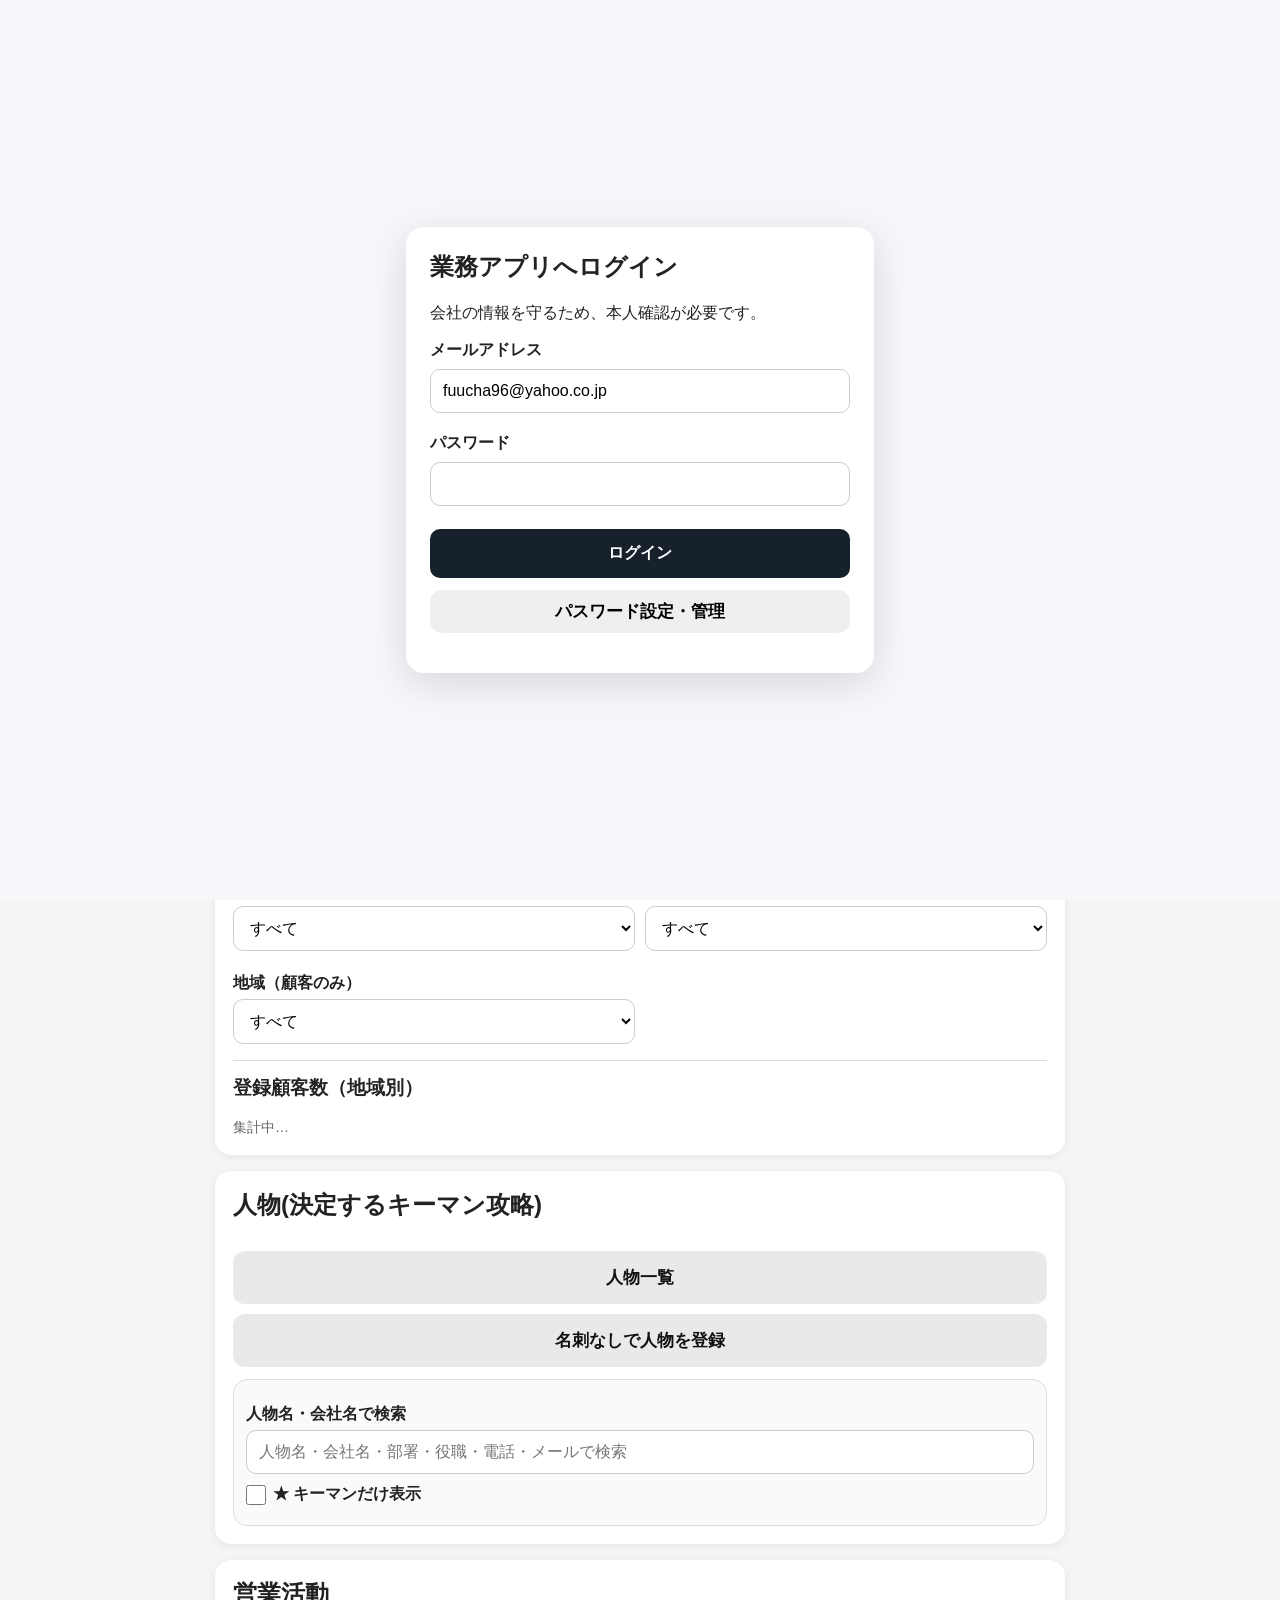
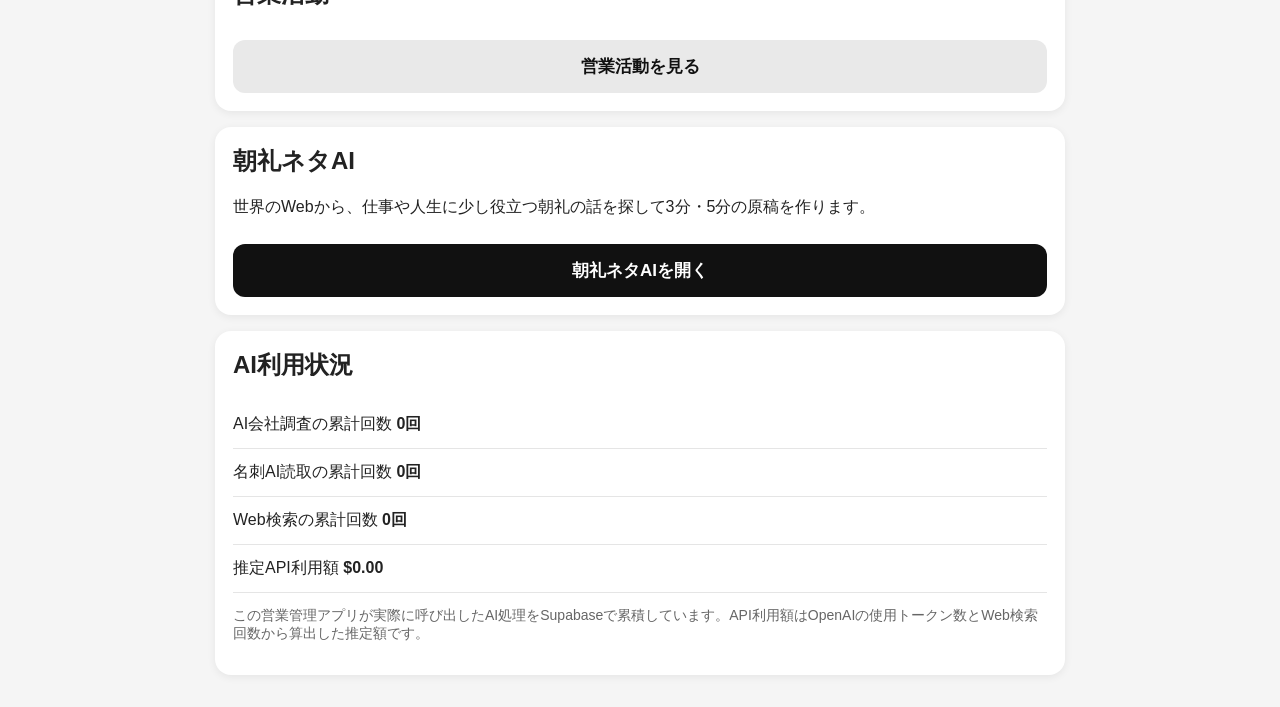
<file: index.html>
<!DOCTYPE html>
<html lang="ja"><head><script src="security-auth.js?v=20261009-account2" data-project="emauqxftmauvsffdjvyh"></script><meta charset="UTF-8"><meta name="viewport" content="width=device-width,initial-scale=1"><title>営業管理</title><style>
body{font-family:-apple-system,BlinkMacSystemFont,"Segoe UI",sans-serif;margin:0;background:#f5f5f5;color:#222}header{background:#fff;padding:18px 20px;font-size:24px;font-weight:700;border-bottom:1px solid #ddd;position:sticky;top:0;z-index:5}main{padding:16px;max-width:850px;margin:auto}.card{background:#fff;border-radius:16px;padding:18px;margin-bottom:16px;box-shadow:0 2px 8px #0001}h2,h3,h4{margin-top:0}label{display:block;margin-top:12px;margin-bottom:5px;font-weight:700}input,textarea,select{width:100%;box-sizing:border-box;padding:12px;border:1px solid #ccc;border-radius:10px;font-size:16px;background:#fff}button{width:100%;padding:15px;margin-top:10px;border:0;border-radius:12px;font-size:17px;font-weight:700;cursor:pointer}.primary{background:#111;color:#fff}.secondary{background:#e9e9e9;color:#111}.row{padding:13px 0;border-bottom:1px solid #e5e5e5}.clickable{cursor:pointer;text-decoration:underline;text-underline-offset:3px}.muted{color:#666;font-size:14px}.company-summary{font-size:14px;color:#444;margin:4px 0 2px;line-height:1.45}.hidden{display:none}.section-gap{margin-top:18px;padding-top:16px;border-top:1px solid #ddd}.badge{display:inline-block;font-size:13px;font-weight:800;padding:5px 9px;border-radius:999px;margin:5px 6px 4px 0}.顧客{background:#ff4fa3;color:#fff}.材料メーカー{background:#a9ef61}.外注先{background:#66d9ff}.設備会社{background:#ffe45e}.その他{background:#ddd}.status{display:inline-block;font-size:12px;padding:4px 8px;border-radius:999px;background:#eee}.batch-card,.article{border:1px solid #ddd;border-radius:14px;padding:14px;margin-top:14px;background:#fafafa}.filters{display:grid;grid-template-columns:1fr 1fr;gap:10px}@media(max-width:560px){.filters{grid-template-columns:1fr}}.article a,.youtube-link{font-weight:700}.article .meta{font-size:13px;color:#666}.choice-group{display:flex;flex-wrap:wrap;gap:6px 16px;margin:5px 0 10px}.choice{display:inline-flex;align-items:center;gap:5px;margin:0;padding:2px 0;font-size:15px;font-weight:400}.choice input{width:16px;height:16px;margin:0}.tendency-box{border:1px solid #e6e6e6;border-radius:14px;padding:14px;margin-top:16px;background:#fffdfd}.topic-box{margin-top:14px;padding:15px;border-radius:14px;background:#fff7e8;border:1px solid #f4d9a8}.topic-box h3{margin-bottom:10px}.topic-section{margin-top:12px;padding-top:10px;border-top:1px solid #f0d7ac}.topic-section:first-of-type{margin-top:0;padding-top:0;border-top:0}.topic-section h4{font-size:16px;margin:0 0 8px}.topic-item{background:#fff;border:1px solid #ead9bd;border-radius:12px;padding:11px 12px;margin:8px 0}.topic-title{font-size:13px;font-weight:800;color:#7a5a21;margin-bottom:4px}.topic-talk{font-size:15px;line-height:1.65}.topic-why{font-size:13px;color:#666;margin-top:5px;line-height:1.5}.glossary{margin-top:16px;padding:15px;border-radius:14px;background:#f4f8ff;border:1px solid #dbe8ff}.glossary h3{margin-bottom:5px}.glossary-intro{font-size:14px;color:#555;margin:0 0 10px}.term{padding:12px 0;border-bottom:1px solid #dbe3ef}.term:last-child{border-bottom:0}.term b{display:block;margin-bottom:3px}.term span{font-size:14px;line-height:1.55;color:#333}.term-image{width:100%;max-width:420px;max-height:280px;object-fit:contain;background:#fff;border:1px solid #dbe3ef;border-radius:12px;margin-top:10px}.image-caption{font-size:12px;color:#666;margin-top:4px}.image-source{font-size:12px;margin-top:3px;display:inline-block}.drawing-box{margin-top:16px;padding:14px;border:1px solid #d9d9d9;border-radius:12px;background:#fafafa}.drawing-box h4{margin:0 0 8px}.drawing-item{padding:10px 0;border-bottom:1px solid #e5e5e5}.drawing-item:last-child{border-bottom:0}.drawing-name{font-weight:700;margin-bottom:6px}.drawing-actions{display:flex;gap:8px;align-items:center}.drawing-actions a{display:inline-block;padding:8px 10px;border-radius:9px;background:#e9e9e9;color:#111;text-decoration:none;font-weight:700}.drawing-actions button{width:auto;margin:0;padding:8px 10px;font-size:14px;background:#ffe7e7;color:#8b0000}.drawing-upload-note{font-size:13px;color:#666;line-height:1.5;margin:4px 0 10px}.contact-person-card{padding:14px 0}.contact-person-card textarea{min-height:88px}.contact-person-card button{margin-top:7px}.company-person-head{display:flex;align-items:center;justify-content:space-between;gap:10px}.company-keyman-button{width:46px;min-width:46px;height:46px;margin:0;padding:0;border-radius:50%;font-size:27px;line-height:46px;background:#eee;color:#aaa}.company-keyman-button.active{background:#fff0ad;color:#d89b00}.region-counts{margin-top:16px;padding-top:14px;border-top:1px solid #ddd}.region-count-grid{display:grid;grid-template-columns:repeat(2,minmax(0,1fr));gap:8px 12px;margin-top:10px}.region-count-item{background:#f7f7f7;border-radius:10px;padding:9px 10px;font-size:14px}.region-count-item strong{float:right}
</style></head><body><header>業務日報を読んで訪ねる</header><main>
<div class="card"><h2>名刺一括登録</h2><p>複数枚を1枚の写真で読み取り、名刺ごとに区分を選んでまとめて登録できます。</p><input type="file" id="cardCamera" accept="image/*" capture="environment" class="hidden"><button class="primary" id="cameraButton">名刺を撮影</button><img id="cardPreview" class="hidden" style="width:100%;margin-top:15px;border-radius:12px"><button class="primary" id="readCardButton">名刺を読み取る</button><div class="section-gap"><h3>スキャナーから一括読込</h3><p class="muted">大量の名刺はスキャナーでPDF・JPG・PNGにしてまとめて読み込めます。</p><button class="secondary" type="button" id="openScannerImportButton">スキャナー名刺を一括読込</button></div><div id="cardResult" class="hidden section-gap"><h3 id="cardResultTitle">読み取り結果</h3><button class="primary" id="saveAllCardsButtonTop">まとめて登録する</button><div id="batchCardList"></div><button class="primary" id="saveAllCardsButton">まとめて登録する</button><div class="section-gap"><p class="muted" style="margin-bottom:6px">続けて次の名刺を処理</p><button class="primary" id="cameraButtonAgain">名刺を撮影</button><button class="primary" id="readCardButtonAgain">名刺を読み取る</button></div></div></div>
<div class="card"><h2>会社・取引先</h2><button class="secondary" id="companyListButton">会社一覧</button><label for="companySearch">会社を検索</label><input id="companySearch" type="search" placeholder="会社名・住所・電話番号で検索" autocomplete="off"><div class="filters"><div><label>取引先区分（顧客、材料、外注、設備、その他）</label><select id="relationshipFilter"><option>すべて</option><option>顧客</option><option>材料メーカー</option><option>外注先</option><option>設備会社</option><option>その他</option></select></div><div><label>営業状況（顧客のみ）</label><select id="salesStatusFilter"><option>すべて</option><option>未訪問</option><option>訪問済み</option><option>継続フォロー</option><option>見積あり</option><option>受注</option></select></div><div><label>地域（顧客のみ）</label><select id="regionFilter"><option>すべて</option><option>北部九州</option><option>南部九州</option><option>佐賀県</option><option>長崎県</option><option>熊本県</option><option>大分県</option><option>宮崎県</option><option>鹿児島県</option><option>山口県</option><option>その他</option></select></div></div><div id="regionCustomerCounts" class="region-counts"><h3>登録顧客数（地域別）</h3><div class="muted">集計中…</div></div><div id="companyList" class="hidden section-gap"></div><div id="companyProfile" class="hidden section-gap"></div></div>
<div class="card"><h2>人物(決定するキーマン攻略)</h2><button class="secondary" id="contactListButton">人物一覧</button><div id="contactList" class="hidden section-gap"></div></div><div class="card"><h2>営業活動</h2><button class="secondary" id="activityListButton">営業活動を見る</button><div id="activityList" class="hidden section-gap"></div></div>
<div class="card"><h2>朝礼ネタAI</h2><p>世界のWebから、仕事や人生に少し役立つ朝礼の話を探して3分・5分の原稿を作ります。</p><button class="primary" type="button" onclick="location.href='./morning-talk.html'">朝礼ネタAIを開く</button></div>
<div class="card" id="aiUsageCard"><h2>AI利用状況</h2><div class="row">AI会社調査の累計回数 <strong id="aiResearchCount">0回</strong></div><div class="row">名刺AI読取の累計回数 <strong id="aiCardCount">0回</strong></div><div class="row">Web検索の累計回数 <strong id="aiWebCount">0回</strong></div><div class="row">推定API利用額 <strong id="aiEstimatedCost">$0.00</strong></div><p class="muted">この営業管理アプリが実際に呼び出したAI処理をSupabaseで累積しています。API利用額はOpenAIの使用トークン数とWeb検索回数から算出した推定額です。</p></div></main><script>
const $=id=>document.getElementById(id),U='https://emauqxftmauvsffdjvyh.supabase.co',K='sb_publishable_9rgwKLiJU9dGVkqttq0-fQ_hrhNqnfa',A='eyJhbGciOiJIUzI1NiIsInR5cCI6IkpXVCJ9.eyJpc3MiOiJzdXBhYmFzZSIsInJlZiI6ImVtYXVxeGZ0bWF1dnNmZmRqdnloIiwicm9sZSI6ImFub24iLCJpYXQiOjE3ODY4Njg0NzksImV4cCI6MjEwMjQ0NDQ3OX0.iN2xz71VCeP7o6nz89v0wJMrUYkGyPKATtWaCl-MIO4',H={apikey:K,Authorization:`Bearer ${A}`},T=['顧客','材料メーカー','外注先','設備会社','その他'];
const esc=s=>String(s??'').replaceAll('&','&amp;').replaceAll('<','&lt;').replaceAll('>','&gt;').replaceAll('"','&quot;').replaceAll("'",'&#039;');
const norm=s=>(s||'').normalize('NFKC').replace(/\s+/g,'').toLowerCase();
const companyNorm=s=>norm(s).replace(/株式会社|有限会社|合同会社|合資会社|合名会社|\(株\)|（株）|\(有\)|（有）/g,'');
const urlLink=(url,label='リンクを開く')=>{const v=String(url||'').trim();return /^https?:\/\//i.test(v)?`<a href="${esc(v)}" target="_blank" rel="noopener noreferrer">${esc(label)}</a>`:''};
const opts=s=>T.map(x=>`<option ${x===s?'selected':''}>${x}</option>`).join('');
let companyListScrollY=0,detailOpen=false;
const LIST_CTX_KEY='salesCrmCompanyListContext';
function saveListContext(){const ctx={relationship:$('relationshipFilter')?.value||'すべて',salesStatus:$('salesStatusFilter')?.value||'すべて',region:$('regionFilter')?.value||'すべて',query:$('companySearch')?.value||'',scrollY:window.scrollY};sessionStorage.setItem(LIST_CTX_KEY,JSON.stringify(ctx));return ctx}
function readListContext(){try{return JSON.parse(sessionStorage.getItem(LIST_CTX_KEY)||'null')}catch{return null}}
function restoreListContext(ctx){if(!ctx)return;$('relationshipFilter').value=ctx.relationship||'すべて';$('salesStatusFilter').value=ctx.salesStatus||'すべて';$('regionFilter').value=ctx.region||'すべて';if($('companySearch'))$('companySearch').value=ctx.query||''}
if(!history.state)history.replaceState({view:'home'},'',location.pathname+location.search);
function editDistance(a,b){a=companyNorm(a);b=companyNorm(b);const m=a.length,n=b.length,d=Array.from({length:m+1},(_,i)=>Array(n+1).fill(0));for(let i=0;i<=m;i++)d[i][0]=i;for(let j=0;j<=n;j++)d[0][j]=j;for(let i=1;i<=m;i++)for(let j=1;j<=n;j++)d[i][j]=Math.min(d[i-1][j]+1,d[i][j-1]+1,d[i-1][j-1]+(a[i-1]===b[j-1]?0:1));return d[m][n]}
function similarity(a,b){const x=companyNorm(a),y=companyNorm(b),max=Math.max(x.length,y.length);return max?1-editDistance(x,y)/max:1}
function bestSimilarCompany(name,companies){let best=null,score=0;for(const c of companies){const s=similarity(name,c.company_name);if(s>score){score=s;best=c}}return score>=0.72?{company:best,score}:null}
const NORTH_FUKUOKA=['北九州市','中間市','水巻町','遠賀町','岡垣町','芦屋町','直方市','宮若市','鞍手町','小竹町','飯塚市','嘉麻市','桂川町','田川市','香春町','添田町','糸田町','川崎町','大任町','赤村','福智町','行橋市','豊前市','苅田町','みやこ町','築上町','吉富町','上毛町','宗像市','福津市','古賀市','新宮町'];
const PREF_HINTS={
'佐賀県':['佐賀県','佐賀市','唐津市','鳥栖市','多久市','伊万里市','武雄市','鹿島市','小城市','嬉野市','神埼市','吉野ヶ里町','基山町','上峰町','みやき町','有田町','大町町','江北町','白石町','太良町'],
'長崎県':['長崎県','長崎市','佐世保市','島原市','諫早市','大村市','平戸市','松浦市','対馬市','壱岐市','五島市','西海市','雲仙市','南島原市','長与町','時津町','東彼杵町','川棚町','波佐見町','小値賀町','佐々町','新上五島町'],
'熊本県':['熊本県','熊本市','八代市','人吉市','荒尾市','水俣市','玉名市','山鹿市','菊池市','宇土市','上天草市','宇城市','阿蘇市','天草市','合志市','美里町','玉東町','南関町','長洲町','和水町','大津町','菊陽町','南小国町','小国町','産山村','高森町','西原村','南阿蘇村','御船町','嘉島町','益城町','甲佐町','山都町','氷川町','芦北町','津奈木町','錦町','多良木町','湯前町','水上村','相良村','五木村','山江村','球磨村','あさぎり町','苓北町'],
'大分県':['大分県','大分市','別府市','中津市','日田市','佐伯市','臼杵市','津久見市','竹田市','豊後高田市','杵築市','宇佐市','豊後大野市','由布市','国東市','姫島村','日出町','九重町','玖珠町'],
'宮崎県':['宮崎県','宮崎市','都城市','延岡市','日南市','小林市','日向市','串間市','西都市','えびの市','三股町','高原町','国富町','綾町','高鍋町','新富町','西米良村','木城町','川南町','都農町','門川町','諸塚村','椎葉村','美郷町','高千穂町','日之影町','五ヶ瀬町'],
'鹿児島県':['鹿児島県','鹿児島市','鹿屋市','枕崎市','阿久根市','出水市','指宿市','西之表市','垂水市','薩摩川内市','日置市','曽於市','霧島市','いちき串木野市','南さつま市','志布志市','奄美市','南九州市','伊佐市','姶良市','三島村','十島村','さつま町','長島町','湧水町','大崎町','東串良町','錦江町','南大隅町','肝付町','中種子町','南種子町','屋久島町','大和村','宇検村','瀬戸内町','龍郷町','喜界町','徳之島町','天城町','伊仙町','和泊町','知名町','与論町'],
'山口県':['山口県','下関市','宇部市','山口市','萩市','防府市','下松市','岩国市','光市','長門市','柳井市','美祢市','周南市','山陽小野田市','周防大島町','和木町','上関町','田布施町','平生町','阿武町']};
function regionOfAddress(address){const a=String(address||'').normalize('NFKC');if(!a)return 'その他';if(a.includes('福岡県')||NORTH_FUKUOKA.some(x=>a.includes(x))||['福岡市','久留米市','大牟田市','筑後市','八女市','柳川市','みやま市','筑紫野市','春日市','大野城市','太宰府市','糸島市'].some(x=>a.includes(x))){return NORTH_FUKUOKA.some(x=>a.includes(x))?'北部九州':'南部九州'}for(const [pref,hints] of Object.entries(PREF_HINTS)){if(hints.some(x=>a.includes(x)))return pref}const prefs=['北海道','青森県','岩手県','宮城県','秋田県','山形県','福島県','茨城県','栃木県','群馬県','埼玉県','千葉県','東京都','神奈川県','新潟県','富山県','石川県','福井県','山梨県','長野県','岐阜県','静岡県','愛知県','三重県','滋賀県','京都府','大阪府','兵庫県','奈良県','和歌山県','鳥取県','島根県','岡山県','広島県','徳島県','香川県','愛媛県','高知県','沖縄県'];for(const pref of prefs){if(a.includes(pref))return pref}return 'その他'}
async function loadRegionCustomerCounts(){const box=$('regionCustomerCounts');if(!box)return;try{const a=await getAll(`/rest/v1/companies?select=address&relationship_type=eq.${encodeURIComponent('顧客')}`);const order=['北部九州','南部九州','佐賀県','長崎県','熊本県','大分県','宮崎県','鹿児島県','山口県','その他'];const counts=Object.fromEntries(order.map(x=>[x,0]));for(const c of a){const r=regionOfAddress(c.address);counts[r]=(counts[r]||0)+1}box.innerHTML=`<h3>登録顧客数（地域別）</h3><div style="font-size:15px;margin-bottom:4px">顧客合計 <strong>${a.length}社</strong></div><div class="region-count-grid">${order.map(r=>`<div class="region-count-item">${r}<strong>${counts[r]||0}社</strong></div>`).join('')}</div>`}catch(e){box.innerHTML=`<h3>登録顧客数（地域別）</h3><div class="muted">集計を取得できませんでした。</div>`}}
loadRegionCustomerCounts();
function glossaryFor(c){let items=Array.isArray(c.main_product_glossary)?c.main_product_glossary:[],imgs=Array.isArray(c.main_product_glossary_images)?c.main_product_glossary_images:[];if(!items.length)return `<div class="glossary"><h3>主力製品の用語をやさしく解説</h3><p class="glossary-intro">主力製品に関する専門用語は、現在まだAIで整理されていません。</p></div>`;return `<div class="glossary"><h3>主力製品の用語をやさしく解説</h3><p class="glossary-intro">文章だけで分かりにくいものは、確認できた実物写真や図も表示します。</p>${items.map(x=>{let im=imgs.find(y=>norm(y.term)===norm(x.term));return `<div class="term"><b>${esc(x.term||'')}</b><span>${esc(x.explanation||'')}</span>${im?`<div><img class="term-image" src="${esc(im.image_url)}" alt="${esc(x.term||'主力製品')}の参考画像" loading="lazy" onerror="this.style.display='none';this.nextElementSibling.style.display='none';"><div><div class="image-caption">${esc(im.caption||'参考画像')}</div><a class="image-source" href="${esc(im.source_page_url)}" target="_blank" rel="noopener">画像の出典を見る</a></div></div>`:''}</div>`}).join('')}</div>`}
function linkifyText(text){const raw=String(text||'');const re=/(https?:\/\/[^\s<>'"）)】]+)(?=[\s<>'"）)】]|$)/g;let out='',last=0,m;while((m=re.exec(raw))){out+=esc(raw.slice(last,m.index));const u=m[1];out+=`<a href="${esc(u)}" target="_blank" rel="noopener noreferrer">${esc(u)}</a>`;last=m.index+u.length}return out+esc(raw.slice(last))}
function topicItems(items){if(!Array.isArray(items)||!items.length)return '<p class="muted">AIが現在の話題を整理中です。</p>';return items.map(x=>`<div class="topic-item"><div class="topic-title">${linkifyText(x.title||'')}</div><div class="topic-talk">${linkifyText(x.talk||'')}</div>${x.why?`<div class="topic-why">なぜ使いやすい？ ${linkifyText(x.why)}</div>`:''}${x.url&&/^https?:\/\//i.test(x.url)?`<div class="topic-why"><a href="${esc(x.url)}" target="_blank" rel="noopener noreferrer">この話題の出典を開く</a></div>`:''}</div>`).join('')}
function salesTopicsFor(c){return `<div class="topic-box"><h3>今日の営業の話題</h3><div class="topic-section"><h4>① 今日の雑談ネタ</h4>${topicItems(c.smalltalk_topics)}</div><div class="topic-section"><h4>② この会社・業界の話題</h4>${topicItems(c.professional_topics)}</div></div>`}
async function get(path){let r=await fetch(U+path,{headers:H}),t=await r.text(),d;try{d=JSON.parse(t)}catch{throw Error(`データ取得エラー (${r.status})`)}if(!r.ok)throw Error(d?.message||`データ取得エラー (${r.status})`);return d}
async function getAll(path,pageSize=100){let all=[],offset=0;while(true){const sep=path.includes('?')?'&':'?';const page=await get(`${path}${sep}limit=${pageSize}&offset=${offset}`);all.push(...page);if(page.length<pageSize)break;offset+=pageSize;if(offset>5000)throw Error('会社一覧の取得件数が多すぎます')}return all}
async function patch(path,b){let r=await fetch(U+path,{method:'PATCH',headers:{...H,'Content-Type':'application/json'},body:JSON.stringify(b)});if(!r.ok)throw Error('保存に失敗しました');return r}

async function renderAiUsage(){try{const a=await get('/rest/v1/ai_usage_stats?id=eq.1&select=company_research_count,card_read_count,web_search_count,input_tokens,output_tokens,estimated_cost_usd,updated_at');const u=a[0]||{};if($('aiResearchCount'))$('aiResearchCount').textContent=Number(u.company_research_count||0).toLocaleString()+'回';if($('aiCardCount'))$('aiCardCount').textContent=Number(u.card_read_count||0).toLocaleString()+'回';if($('aiWebCount'))$('aiWebCount').textContent=Number(u.web_search_count||0).toLocaleString()+'回';if($('aiEstimatedCost'))$('aiEstimatedCost').textContent='$'+Number(u.estimated_cost_usd||0).toFixed(4)}catch(e){console.warn('AI利用状況の取得に失敗',e)}}
renderAiUsage();
$('cameraButton').onclick=()=>$('cardCamera').click();document.addEventListener('click',e=>{if(e.target?.id==='saveAllCardsButtonTop')$('saveAllCardsButton').click();if(e.target?.id==='cameraButtonAgain')$('cardCamera').click();if(e.target?.id==='readCardButtonAgain')$('readCardButton').click()});$('cardCamera').onchange=function(){if(this.files[0]){$('cardPreview').src=URL.createObjectURL(this.files[0]);$('cardPreview').classList.remove('hidden')}};let cards=[];
$('readCardButton').onclick=async function(){let f=$('cardCamera').files[0];if(!f)return alert('先に名刺を撮影してください');this.disabled=true;this.textContent='AIで読み取り中…';let rd=new FileReader();rd.onload=async()=>{try{let r=await fetch(`${U}/functions/v1/read-business-card`,{method:'POST',headers:{...H,'Content-Type':'application/json'},body:JSON.stringify({image:rd.result})}),d=await r.json();if(!r.ok)throw Error(d.error||'読み取り失敗');cards=(d.cards||[]).map(x=>({...x,relationship_type:'顧客'}));renderAiUsage();$('batchCardList').innerHTML=cards.map((c,i)=>`<div class="batch-card"><h4>名刺 ${i+1}</h4><label>取引先区分（顧客、材料、外注、設備、その他）</label><select data-i="${i}" data-f="relationship_type">${opts('顧客')}</select><label>会社名</label><input data-i="${i}" data-f="company_name" value="${esc(c.company_name)}"><label>氏名</label><input data-i="${i}" data-f="person_name" value="${esc(c.person_name)}"><label>部署</label><input data-i="${i}" data-f="department" value="${esc(c.department)}"><label>役職</label><input data-i="${i}" data-f="position" value="${esc(c.position)}"><label>電話</label><input data-i="${i}" data-f="phone" value="${esc(c.phone)}"><label>メール</label><input data-i="${i}" data-f="email" value="${esc(c.email)}"><label>住所</label><input data-i="${i}" data-f="address" value="${esc(c.address)}"></div>`).join('');document.querySelectorAll('[data-i]').forEach(e=>e.oninput=()=>cards[+e.dataset.i][e.dataset.f]=e.value);$('cardResultTitle').textContent=`${cards.length}枚の名刺を読み取りました`;$('cardResult').classList.remove('hidden')}catch(e){alert(e.message)}finally{this.disabled=false;this.textContent='名刺を読み取る'}};rd.readAsDataURL(f)};
$('saveAllCardsButton').onclick=async function(){if(this.disabled)return;this.disabled=true;const originalText=this.textContent;this.textContent='保存中…';try{let ok=0,merged=0,skipped=0;let companies=await get('/rest/v1/companies?select=id,company_name,address,phone');for(const c of cards){if(!c.company_name||!c.person_name){skipped++;continue}let co=companies.find(x=>companyNorm(x.company_name)===companyNorm(c.company_name));let id;if(co){id=co.id;merged++}else{let near=bestSimilarCompany(c.company_name,companies);if(near){let useExisting=confirm(`会社名の読み取りミスの可能性があります。\n\n読み取り：${c.company_name}\n既存候補：${near.company.company_name}\n\nOK：既存会社にまとめる\nキャンセル：別会社として登録する`);if(useExisting){id=near.company.id;merged++}else{id=null}}if(!id){let r=await fetch(`${U}/rest/v1/companies`,{method:'POST',headers:{...H,'Content-Type':'application/json',Prefer:'return=representation'},body:JSON.stringify({company_name:c.company_name,address:c.address||'',phone:c.phone||'',relationship_type:c.relationship_type,ai_review_status:'未調査'})}),d=await r.json();if(!r.ok){if(r.status===409){let fresh=await get('/rest/v1/companies?select=id,company_name');let same=fresh.find(x=>companyNorm(x.company_name)===companyNorm(c.company_name));if(same){id=same.id;merged++}else throw Error('会社登録で重複エラーが発生しました')}else throw Error(d?.message||'会社登録に失敗しました')}else{id=d[0]?.id;companies.push({id,company_name:c.company_name,address:c.address||'',phone:c.phone||''})}}}let people=await get(`/rest/v1/contacts?company_id=eq.${id}&select=name`);if(!people.some(p=>norm(p.name)===norm(c.person_name))){let pr=await fetch(`${U}/rest/v1/contacts`,{method:'POST',headers:{...H,'Content-Type':'application/json'},body:JSON.stringify({company_id:id,name:c.person_name,department:c.department||'',position:c.position||'',phone:c.phone||'',email:c.email||''})});if(!pr.ok){const error=await pr.text();throw Error(`「${c.person_name}」の保存に失敗しました (${pr.status})。それまでの登録 ${ok}件は保存済みです。 ${error.slice(0,120)}`)}ok++}}alert(`人物 ${ok}件を登録しました。\n既存会社へ統合 ${merged}件${skipped?`\n未登録 ${skipped}件`:''}`);loadRegionCustomerCounts()}catch(e){alert(e.message)}finally{this.disabled=false;this.textContent=originalText}};
async function loadCompanies(pushState=true){try{let ty=$('relationshipFilter').value,st=$('salesStatusFilter').value,rg=$('regionFilter').value,url='/rest/v1/companies?select=id,company_name,short_description,address,phone,sales_status,ai_review_status,relationship_type&order=company_name.asc';if(rg!=='すべて')url+=`&relationship_type=eq.${encodeURIComponent('顧客')}`;else if(ty!=='すべて')url+=`&relationship_type=eq.${encodeURIComponent(ty)}`;if(st!=='すべて')url+=`&relationship_type=eq.${encodeURIComponent('顧客')}&sales_status=eq.${encodeURIComponent(st)}`;let a=await getAll(url);if(rg!=='すべて')a=a.filter(c=>regionOfAddress(c.address)===rg);const q=norm($('companySearch')?.value||'');if(q)a=a.filter(c=>norm([c.company_name,c.address,c.phone].join(' ')).includes(q));$('companyList').innerHTML=a.map(c=>`<div class="row"><strong class="clickable" data-company="${c.id}">${esc(c.company_name)}</strong><div class="company-summary">${esc(c.short_description||'AI調査中…')}</div><span class="badge ${esc(c.relationship_type||'その他')}">${esc(c.relationship_type||'その他')}</span><span class="status">${esc(c.ai_review_status||'未調査')}</span><br>${esc(c.address||'')}<br>${esc(c.phone||'')}</div>`).join('')||'<p class="muted">この地域の顧客は登録されていません。</p>';$('companyList').classList.remove('hidden');$('companyProfile').classList.add('hidden');const ctx=saveListContext();const listState={view:'companies',filters:{relationship:ctx.relationship,salesStatus:ctx.salesStatus,region:ctx.region,query:ctx.query},scrollY:ctx.scrollY};if(pushState)history.pushState(listState,'','#companies');else if(history.state?.view==='companies')history.replaceState(listState,'','#companies');document.querySelectorAll('[data-company]').forEach(e=>e.onclick=()=>showCompany(e.dataset.company,true))}catch(e){alert('会社一覧エラー：'+e.message)}}$('companyListButton').onclick=()=>loadCompanies(true);$('relationshipFilter').onchange=()=>loadCompanies(false);$('salesStatusFilter').onchange=()=>loadCompanies(false);$('regionFilter').onchange=()=>loadCompanies(false);let companySearchTimer;$('companySearch').oninput=()=>{clearTimeout(companySearchTimer);companySearchTimer=setTimeout(()=>loadCompanies(false),180)};
function choices(id,vals,sel=[]){let s=new Set(sel||[]);return `<div id="${id}" class="choice-group">${vals.map(v=>`<label class="choice"><input type="checkbox" value="${v}" ${s.has(v)?'checked':''}>${v}</label>`).join('')}</div>`}const checked=id=>[...document.querySelectorAll(`#${id} input:checked`)].map(x=>x.value);
async function showCompany(id,pushState=true){const previousScrollY=window.scrollY;if(pushState){companyListScrollY=window.scrollY;const ctx=saveListContext();const prev={view:'companies',filters:{relationship:ctx.relationship,salesStatus:ctx.salesStatus,region:ctx.region,query:ctx.query},scrollY:ctx.scrollY};history.replaceState(prev,'','#companies');history.pushState({view:'company',id:String(id)},'',`#company-${id}`);detailOpen=true}let [a,p]=await Promise.all([get(`/rest/v1/companies?id=eq.${id}&select=*`),get(`/rest/v1/contacts?company_id=eq.${id}&select=*`)]);p.sort((a,b)=>Number(b.is_key_person===true)-Number(a.is_key_person===true)||String(a.name||'').localeCompare(String(b.name||''),'ja'));if(!a.length)return;let c=a[0],is=c.relationship_type==='顧客',arts=Array.isArray(c.related_articles)?c.related_articles:[],drawings=Array.isArray(c.typical_drawings)?c.typical_drawings:[];$('companyProfile').innerHTML=`<h3>${esc(c.company_name)}</h3><div class="company-summary">${esc(c.short_description||'AI調査中…')}</div><span class="status">${esc(c.ai_review_status||'未調査')}</span><div style="margin-top:12px"><strong>住所</strong><div style="margin-top:5px;line-height:1.55">${esc(c.address||'住所未登録')}</div>${c.address?`<div style="margin-top:6px"><a href="https://www.google.com/maps?q=${encodeURIComponent(`${c.company_name} ${c.address||''}`)}" target="_blank" rel="noopener noreferrer">Googleマップで場所を見る</a></div>`:''}</div><div class="section-gap"><h3>この会社の人物</h3>${p.map(x=>`<div class="row contact-person-card"><div class="company-person-head"><strong>${esc(x.name)}${x.is_key_person?' <span class="company-keyman-label">キーマン</span>':''}</strong><button type="button" class="company-keyman-button ${x.is_key_person?'active':''}" data-company-key-person-id="${x.id}" data-company-key-person-value="${x.is_key_person?'1':'0'}" aria-label="${x.is_key_person?'キーマン解除':'キーマンに設定'}">★</button></div>${esc(x.department||'')} ${esc(x.position||'')}<label>過去歴・趣味・関心事メモ</label><textarea id="historyInterestNotes-${x.id}" placeholder="例：以前は設計部門／ゴルフが趣味／地元野球チームをよく見る">${esc(x.hobbies_topics||'')}</textarea><label>人物像・傾向メモ</label><textarea id="personaNotes-${x.id}" placeholder="例：結論から話すと反応が良い／品質重視／価格より納期を気にする">${esc(x.persona_notes||'')}</textarea><button type="button" class="secondary" data-save-persona="${x.id}">人物メモを保存</button></div>`).join('')||'<p>人物登録なし</p>'}</div>${is?salesTopicsFor(c):''}${is?`<div class="tendency-box"><h3>注文実績、銘板の傾向</h3><label>種類</label>${choices('nameplateTypes',['プラスチック銘板','金属銘板','アルマイト銘板','ラベル','未分類'],c.nameplate_types)}<label>金属銘板の材質</label>${choices('metalMaterials',['SUS','真鍮','アルミ','未分類'],c.order_metal_materials)}<label>サイズ</label>${choices('nameplateSizes',['大型','中型','小型','未分類'],c.nameplate_sizes)}<label>数量</label>${choices('orderQuantities',['大量','中量','少量','未分類'],c.order_quantities)}<label>傾向メモ</label><textarea id="tendencyNotes">${esc(c.nameplate_tendency_notes||'')}</textarea><div class="drawing-box"><h4>典型図面・よく出る図面（PDF）</h4><p class="drawing-upload-note">この会社で典型的によく出る図面PDFを複数登録できます。PDFを開くと別タブで表示します。</p><div id="drawingList">${drawings.map((d,i)=>`<div class="drawing-item"><div class="drawing-name">${esc(d.name||`図面 ${i+1}`)}</div><div class="drawing-actions"><a href="${esc(d.url||'')}" target="_blank" rel="noopener noreferrer">PDFを開く</a><button type="button" data-delete-drawing="${i}">削除</button></div></div>`).join('')||'<div class="muted">まだPDFは登録されていません。</div>'}</div><label>図面名</label><input id="drawingLabel" placeholder="例：制御盤用アルミ銘板"><label>PDFファイル</label><input type="file" id="drawingFile" accept="application/pdf,.pdf"><button type="button" class="secondary" id="uploadDrawingButton">PDFを追加</button></div></div>`:''}<label>主力製品・事業</label><textarea id="profileMain">${esc(c.main_products||'')}</textarea><label>今後の方針・注力分野</label><textarea id="profileFuture">${esc(c.future_direction||'')}</textarea><label>品質・取引上の特徴</label><textarea id="profileQuality">${esc(c.quality_purchasing_traits||'')}</textarea>${!is?`<label>取引上の接点</label><textarea id="profileOpp">${esc(c.sales_opportunities||'')}</textarea>`:''}<label>社内メモ</label><textarea id="profileNotes">${esc(c.sales_notes||'')}</textarea><label>公式サイト</label><input id="profileWeb" value="${esc(c.website||'')}">${c.website?`<div style="margin-top:7px">${urlLink(c.website,'公式サイトを開く')}</div>`:''}<label>公式YouTubeチャンネル</label>${c.youtube_url?`<a class="youtube-link" href="${esc(c.youtube_url)}" target="_blank" rel="noopener">YouTubeチャンネルを開く</a>`:'<div class="muted">公式YouTubeチャンネルは確認できていません。</div>'}<button class="primary" id="saveProfile">保存する</button>${glossaryFor(c)}<div class="section-gap"><h3>関連記事・ニュース</h3>${arts.map(x=>`<div class="article"><a href="${esc(x.url)}" target="_blank" rel="noopener">${esc(x.title||'記事を見る')}</a>${x.source||x.date?`<div class="meta">${esc(x.source||'')}${x.date?'・'+esc(x.date):''}</div>`:''}${x.summary?`<div>${esc(x.summary)}</div>`:''}</div>`).join('')||'<p class="muted">関連記事なし</p>'}</div>`;
document.querySelectorAll('[data-company-key-person-id]').forEach(btn=>btn.onclick=async()=>{const contactId=btn.dataset.companyKeyPersonId,next=btn.dataset.companyKeyPersonValue!=='1';btn.disabled=true;try{await patch(`/rest/v1/contacts?id=eq.${contactId}`,{is_key_person:next});btn.dataset.companyKeyPersonValue=next?'1':'0';btn.classList.toggle('active',next);btn.setAttribute('aria-label',next?'キーマン解除':'キーマンに設定');const card=btn.closest('.contact-person-card'),head=card.querySelector('.company-person-head strong');head.querySelector('.company-keyman-label')?.remove();if(next){const label=document.createElement('span');label.className='company-keyman-label';label.textContent=' キーマン';head.appendChild(label)}const parent=card.parentElement;[...parent.querySelectorAll(':scope > .contact-person-card')].sort((a,b)=>Number(b.querySelector('[data-company-key-person-id]').dataset.companyKeyPersonValue==='1')-Number(a.querySelector('[data-company-key-person-id]').dataset.companyKeyPersonValue==='1')).forEach(row=>parent.appendChild(row));btn.disabled=false}catch(e){btn.disabled=false;alert(e.message)}});
document.querySelectorAll('[data-save-persona]').forEach(btn=>btn.onclick=async()=>{
  const contactId=btn.dataset.savePersona;
  const ta=$(`personaNotes-${contactId}`);
  if(!ta)return;
  const oldText=btn.textContent;btn.disabled=true;btn.textContent='保存中…';
  const hi=$(`historyInterestNotes-${contactId}`);try{await patch(`/rest/v1/contacts?id=eq.${contactId}`,{persona_notes:ta.value||null,hobbies_topics:hi?.value||null});btn.textContent='保存しました';setTimeout(()=>{if(document.body.contains(btn)){btn.disabled=false;btn.textContent=oldText}},900)}catch(e){btn.disabled=false;btn.textContent=oldText;alert(e.message)}
});
if(is&&$('uploadDrawingButton')){
  $('uploadDrawingButton').onclick=async()=>{
    const file=$('drawingFile').files[0];
    if(!file)return alert('PDFファイルを選んでください');
    if(file.type&&file.type!=='application/pdf')return alert('PDFファイルを選んでください');
    if(file.size>20*1024*1024)return alert('PDFは20MB以下にしてください');
    const label=($('drawingLabel').value||'').trim()||file.name.replace(/\.pdf$/i,'');
    const path=`${id}/${Date.now()}-${Math.random().toString(36).slice(2,8)}.pdf`;
    const btn=$('uploadDrawingButton');btn.disabled=true;btn.textContent='PDFをアップロード中…';
    try{
      const r=await fetch(`${U}/storage/v1/object/company-drawings/${path}`,{method:'POST',headers:{...H,'Content-Type':'application/pdf','x-upsert':'false'},body:file});
      if(!r.ok){const t=await r.text();throw Error(`PDFアップロード失敗 (${r.status}) ${t.slice(0,200)}`)}
      const url=`${U}/storage/v1/object/public/company-drawings/${path}`;
      const next=[...drawings,{name:label,path,url,uploaded_at:new Date().toISOString()}];
      await patch(`/rest/v1/companies?id=eq.${id}`,{typical_drawings:next});
      alert('PDFを登録しました');await showCompany(id,false)
    }catch(e){alert(e.message)}finally{if($('uploadDrawingButton')){$('uploadDrawingButton').disabled=false;$('uploadDrawingButton').textContent='PDFを追加'}}
  };
  document.querySelectorAll('[data-delete-drawing]').forEach(btn=>btn.onclick=async()=>{
    const i=Number(btn.dataset.deleteDrawing),d=drawings[i];if(!d)return;
    if(!confirm(`「${d.name||'このPDF'}」を削除しますか？`))return;
    try{
      if(d.path){const r=await fetch(`${U}/storage/v1/object/company-drawings/${d.path}`,{method:'DELETE',headers:H});if(!r.ok&&r.status!==404)throw Error(`PDF削除失敗 (${r.status})`)}
      const next=drawings.filter((_,idx)=>idx!==i);
      await patch(`/rest/v1/companies?id=eq.${id}`,{typical_drawings:next});
      await showCompany(id,false)
    }catch(e){alert(e.message)}
  })
};$('saveProfile').onclick=async()=>{let body={relationship_type:c.relationship_type,website:$('profileWeb').value||null,main_products:$('profileMain').value||null,future_direction:$('profileFuture').value||null,quality_purchasing_traits:$('profileQuality').value||null,sales_notes:$('profileNotes').value||null};if(!is&&$('profileOpp'))body.sales_opportunities=$('profileOpp').value||null;if(is){body.nameplate_types=checked('nameplateTypes');body.order_metal_materials=checked('metalMaterials');body.nameplate_sizes=checked('nameplateSizes');body.order_quantities=checked('orderQuantities');body.nameplate_tendency_notes=$('tendencyNotes').value||null}try{await patch(`/rest/v1/companies?id=eq.${id}`,body);alert('保存しました');showCompany(id,false)}catch(e){alert(e.message)}};$('companyList').classList.add('hidden');$('companyProfile').classList.remove('hidden');setTimeout(()=>{const el=$('companyProfile');const y=el.getBoundingClientRect().top+window.scrollY-78;window.scrollTo({top:pushState?Math.max(0,y):previousScrollY,behavior:'auto'})},0)}
window.addEventListener('popstate',async e=>{const hs=e.state||{},saved=readListContext();if(detailOpen){detailOpen=false;restoreListContext(saved);if(hs.view!=='companies')history.replaceState({view:'companies',filters:saved?{relationship:saved.relationship,salesStatus:saved.salesStatus,region:saved.region,query:saved.query}:null,scrollY:saved?.scrollY||0},'','#companies');await loadCompanies(false);const y=saved&&Number.isFinite(saved.scrollY)?saved.scrollY:(companyListScrollY||0);setTimeout(()=>window.scrollTo(0,y),0);return}if(hs.view==='companies'){const ctx=hs.filters?{relationship:hs.filters.relationship,salesStatus:hs.filters.salesStatus,region:hs.filters.region,query:hs.filters.query??saved?.query??'',scrollY:hs.scrollY}:saved;restoreListContext(ctx);await loadCompanies(false);const y=ctx&&Number.isFinite(ctx.scrollY)?ctx.scrollY:(companyListScrollY||0);setTimeout(()=>window.scrollTo(0,y),0)}else if(hs.view==='company'&&hs.id){detailOpen=true;await showCompany(hs.id,false)}else{$('companyList').classList.add('hidden');$('companyProfile').classList.add('hidden')}});
$('contactListButton').onclick=async()=>{try{let a=await get('/rest/v1/contacts?select=*&order=name.asc');$('contactList').innerHTML=a.map(c=>`<div class="row"><strong>${esc(c.name)}</strong><br>${esc(c.department||'')} ${esc(c.position||'')}<br>${esc(c.phone||'')}<br>${esc(c.email||'')}</div>`).join('');$('contactList').classList.remove('hidden')}catch(e){alert(e.message)}};$('activityListButton').onclick=async()=>{try{let a=await get('/rest/v1/activities?select=*&order=activity_date.desc');$('activityList').innerHTML=a.map(x=>`<div class="row"><strong>${esc(x.activity_date||'')} ${esc(x.activity_type||'')}</strong><br>${esc(x.notes||'')}</div>`).join('')||'<p>営業活動なし</p>';$('activityList').classList.remove('hidden')}catch(e){alert(e.message)}};

const scannerImportButton=document.getElementById('openScannerImportButton');if(scannerImportButton)scannerImportButton.onclick=()=>{location.href='./scanner-import.html'};
</script><script src="./contact-features.js?v=20261009-review2"></script><script src="./contact-short-notes.js?v=20261009-review2"></script></body></html>
</file>
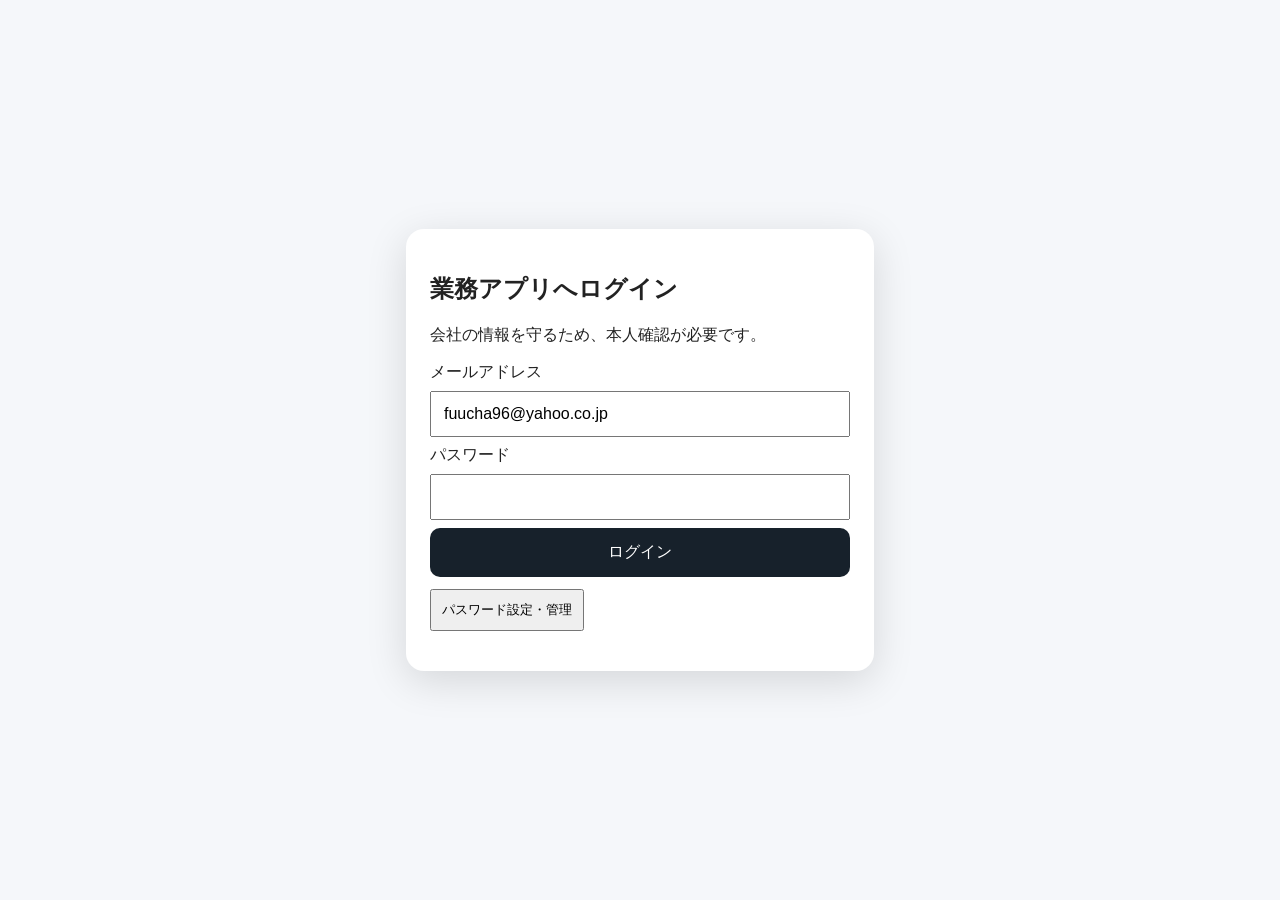
<file: business-cards.html>
<!DOCTYPE html><html lang="ja"><head><script src="security-auth.js?v=20261009-account2" data-project="emauqxftmauvsffdjvyh"></script><meta charset="UTF-8"><meta name="viewport" content="width=device-width,initial-scale=1"><title>名刺原本</title><style>body{font-family:-apple-system,BlinkMacSystemFont,"Segoe UI",sans-serif;margin:0;background:#f5f5f5;color:#222}header{background:#fff;padding:18px 20px;font-size:22px;font-weight:800;border-bottom:1px solid #ddd;position:sticky;top:0}main{padding:16px;max-width:850px;margin:auto}.card{background:#fff;border-radius:16px;padding:18px;margin-bottom:14px;box-shadow:0 2px 8px #0001}.toplink{display:inline-block;margin-bottom:14px;color:#111;font-weight:800}.row{padding:14px 0;border-bottom:1px solid #e5e5e5}.row:last-child{border-bottom:0}.name{font-weight:900;font-size:17px}.meta{font-size:13px;color:#666;line-height:1.6;margin-top:4px}.view{display:inline-block;margin-top:9px;padding:9px 13px;border-radius:10px;background:#111;color:#fff;text-decoration:none;font-weight:800}.empty{color:#666;padding:14px 0}</style></head><body><header>名刺原本</header><main><a class="toplink" href="./index.html">← 営業管理へ戻る</a><div class="card"><div id="list" class="empty">読み込み中…</div></div></main><script>const U='https://emauqxftmauvsffdjvyh.supabase.co',K='sb_publishable_9rgwKLiJU9dGVkqttq0-fQ_hrhNqnfa',A='eyJhbGciOiJIUzI1NiIsInR5cCI6IkpXVCJ9.eyJpc3MiOiJzdXBhYmFzZSIsInJlZiI6ImVtYXVxeGZ0bWF1dnNmZmRqdnloIiwicm9sZSI6ImFub24iLCJpYXQiOjE3ODY4Njg0NzksImV4cCI6MjEwMjQ0NDQ3OX0.iN2xz71VCeP7o6nz89v0wJMrUYkGyPKATtWaCl-MIO4',H={apikey:K,Authorization:`Bearer ${A}`};const esc=s=>String(s??'').replace(/[&<>"']/g,c=>({'&':'&amp;','<':'&lt;','>':'&gt;','"':'&quot;',"'":'&#39;'}[c]));async function load(){const r=await fetch(U+'/rest/v1/business_cards?select=*&order=captured_at.desc&limit=1000',{headers:H});if(!r.ok){document.getElementById('list').textContent='名刺原本を読み込めませんでした。';return}const a=await r.json();document.getElementById('list').innerHTML=a.length?a.map(x=>{const d=x.extracted_data||{},url=U+'/storage/v1/object/public/business-cards/'+x.storage_path.split('/').map(encodeURIComponent).join('/');const date=x.captured_at?new Date(x.captured_at).toLocaleString('ja-JP'):'';return `<div class="row"><div class="name">${esc(d.company_name||'会社名不明')}　${esc(d.person_name||'氏名不明')}</div><div class="meta">${esc(d.department||'')} ${esc(d.position||'')}<br>${esc(x.source_name)}${x.page_number?` / ${x.page_number}ページ`:''}<br>${esc(date)}</div><a class="view" href="${url}" target="_blank" rel="noopener">名刺原本を見る</a></div>`}).join(''):'<div class="empty">保存された名刺原本はまだありません。</div>'}load();</script></body></html>
</file>
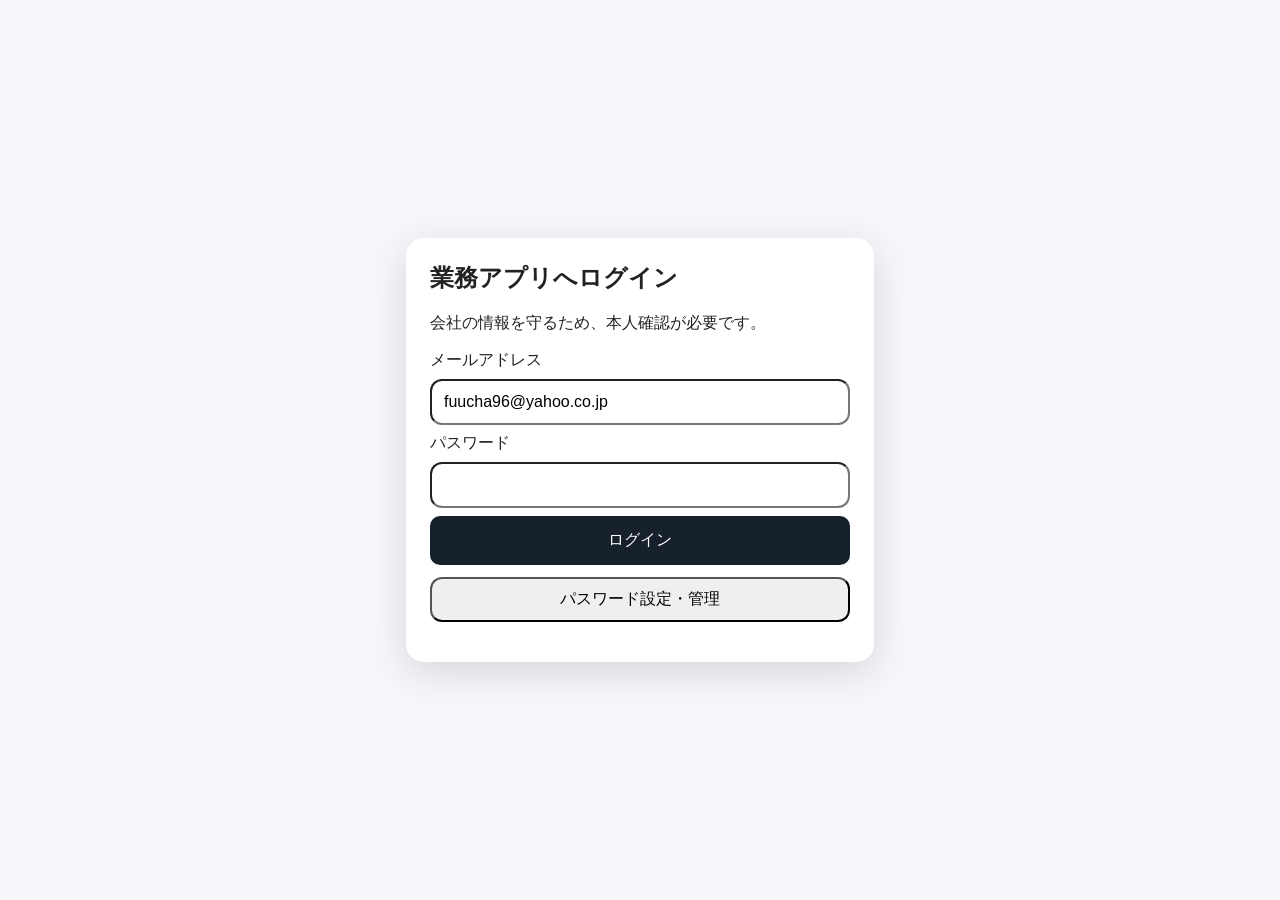
<file: morning-talk.html>
<!doctype html><html lang="ja"><head><script src="security-auth.js?v=20261009-account2" data-project="emauqxftmauvsffdjvyh"></script><meta charset="utf-8"><meta name="viewport" content="width=device-width,initial-scale=1"><title>朝礼ネタAI</title><style>
body{font-family:-apple-system,BlinkMacSystemFont,"Segoe UI",sans-serif;margin:0;background:#f5f5f5;color:#222}header{background:#fff;padding:18px 20px;font-size:24px;font-weight:800;border-bottom:1px solid #ddd;position:sticky;top:0;z-index:5}main{max-width:850px;margin:auto;padding:16px}.card{background:#fff;border-radius:16px;padding:18px;margin-bottom:16px;box-shadow:0 2px 8px #0001}h1,h2,h3{margin-top:0}button,select,input{width:100%;box-sizing:border-box;padding:14px;border-radius:12px;font-size:16px}.theme-input{margin:8px 0;border:1px solid #bbb;background:#fff}.theme-help{margin:0 0 16px;font-size:14px;line-height:1.6;color:#555}.primary{border:0;background:#111;color:#fff;font-weight:800}.secondary{border:0;background:#ececec;color:#111;font-weight:700}.grid{display:grid;grid-template-columns:1fr 1fr;gap:10px}.topic{border:1px solid #ddd;border-radius:14px;padding:15px;margin-top:12px;background:#fafafa}.tag{display:inline-block;background:#eee;border-radius:999px;padding:4px 9px;font-size:12px;font-weight:700}.hook{font-size:18px;font-weight:800;line-height:1.55}.muted{color:#666;font-size:13px;line-height:1.6}.speech{white-space:pre-wrap;line-height:1.9;font-size:17px}.polish-note{margin-top:10px;padding:10px 12px;border-radius:10px;background:#fff8e8;font-size:13px;line-height:1.55}.source{padding:9px 0;border-bottom:1px solid #eee}.source:last-child{border-bottom:0}.source a{word-break:break-all}.actions{display:grid;grid-template-columns:1fr 1fr;gap:8px;margin-top:12px}.hidden{display:none}.status{text-align:center;padding:18px;color:#555}@media(max-width:560px){.grid,.actions{grid-template-columns:1fr}}</style></head><body><header>朝礼ネタAI</header><main>
<div class="card"><h2>今日の朝礼を探す</h2><p>世界のWebから事実確認できる話を探し、少し道徳的で仕事につながる朝礼を3候補作ります。</p><label for="theme"><b>話したいテーマ（自由入力）</b></label><input id="theme" class="theme-input" type="text" maxlength="200" placeholder="例：プロ意識、責任感、小さな改善" aria-describedby="theme-help"><p id="theme-help" class="theme-help">テーマに関連する実話・研究・企業事例をWebで探し、朝礼にまとめます。空欄ならおまかせで探します。</p><div class="grid"><div><label>ジャンル</label><select id="category"><option>おまかせ</option><option>人間関係・思いやり</option><option>仕事・改善</option><option>安全・品質</option><option>心理学・習慣</option><option>歴史・人物</option><option>科学・身近な疑問</option><option>企業の成功・失敗</option><option>海外の話</option></select></div><div><label>雰囲気</label><select id="tone"><option>ちょっと道徳的</option><option>面白く考えさせる</option><option>仕事に強く結びつける</option><option>やさしく前向き</option></select></div></div><button class="primary" id="generate">今日の朝礼を作る</button><button class="secondary" id="again">別の話を探す</button><div id="status" class="status hidden">世界のWebから朝礼向きの話を探しています…</div></div>
<div id="results"></div><div class="card"><h2>使用した朝礼</h2><div id="history" class="muted">まだありません。</div></div></main><script>
const U='https://emauqxftmauvsffdjvyh.supabase.co',K='sb_publishable_9rgwKLiJU9dGVkqttq0-fQ_hrhNqnfa',$=id=>document.getElementById(id);
const esc=s=>String(s??'').replaceAll('&','&amp;').replaceAll('<','&lt;').replaceAll('>','&gt;').replaceAll('"','&quot;').replaceAll("'",'&#039;');
const hist=()=>{try{return JSON.parse(localStorage.getItem('morningTalkHistory')||'[]')}catch{return[]}};
function saveUsed(t){let a=hist();a.unshift({title:t.title,category:t.category,date:new Date().toLocaleDateString('ja-JP')});localStorage.setItem('morningTalkHistory',JSON.stringify(a.slice(0,60)));renderHistory()}
function renderHistory(){let a=hist();$('history').innerHTML=a.length?a.map(x=>`<div style="padding:8px 0;border-bottom:1px solid #eee"><b>${esc(x.date)}</b>　${esc(x.title)} <span class="tag">${esc(x.category)}</span></div>`).join(''):'まだありません。'}
function render(topics){$('results').innerHTML=topics.map((t,i)=>`<div class="card topic"><span class="tag">${esc(t.category)}</span><h2 style="margin-top:10px">${esc(t.title)}</h2><div class="hook">${esc(t.hook)}</div><p>${esc(t.summary)}</p><p><b>この話から考えること：</b>${esc(t.lesson)}</p><p><b>仕事へのつながり：</b>${esc(t.work_link)}</p><div class="actions"><button class="primary" onclick="openSpeech(${i},3)">3分版を読む</button><button class="secondary" onclick="openSpeech(${i},5)">5分版を読む</button></div><div id="speech-${i}" class="hidden" style="margin-top:16px"><div class="speech"></div><button class="primary polish-button" style="margin-top:12px" onclick="polishSpeech(${i})">✨ 朝礼らしく洗練する</button><div class="polish-note">話し言葉に整え、つかみ → 身近な例 → 問いかけ → 今日の行動 → 前向きな締め、の流れにします。URLや出典名は本文から外します。</div><h3 style="margin-top:20px">参考にした資料</h3><div class="sources"></div><button class="secondary" onclick="markUsed(${i})">この朝礼を使用済みにする</button></div></div>`).join('');window.currentTopics=topics}
window.openSpeech=(i,min)=>{const t=window.currentTopics[i],box=$('speech-'+i);box.dataset.minutes=String(min);box.classList.remove('hidden');box.querySelector('.speech').textContent=min===3?(t.polished3||t.speech3):(t.polished5||t.speech5);box.querySelector('.sources').innerHTML=(t.sources||[]).map(s=>`<div class="source"><b>${esc(s.publisher)}</b> ${esc(s.date||'')}<br><a href="${esc(/^https?:\/\//i.test(s.url)?s.url:'#')}" target="_blank" rel="noopener noreferrer">${esc(s.title)}</a></div>`).join('');box.scrollIntoView({behavior:'smooth',block:'start'})}
window.polishSpeech=async i=>{const t=window.currentTopics[i],box=$('speech-'+i),min=Number(box.dataset.minutes||3),btn=box.querySelector('.polish-button'),speech=box.querySelector('.speech'),original=min===3?t.speech3:t.speech5;btn.disabled=true;btn.textContent='朝礼らしく整えています…';try{const r=await fetch(U+'/functions/v1/generate-morning-talk',{method:'POST',headers:{apikey:K,Authorization:'Bearer '+K,'Content-Type':'application/json'},body:JSON.stringify({mode:'polish',minutes:min,title:t.title,category:t.category,tone:$('tone').value,speech:original,instructions:'朝礼で社長が社員にそのまま話せる自然な日本語に推敲する。冒頭は短いつかみ。研究論文の説明調を避ける。身近な仕事の例を入れる。社員への問いかけを1つ入れる。今日からできる具体的行動を1つ示す。最後は前向きに締める。URL、ドメイン名、括弧付き出典、参考文献は読み上げ本文に絶対に入れない。事実関係や数値は元原稿から勝手に変更・追加しない。箇条書きではなく話し言葉の連続した原稿にする。'})});const d=await r.json();if(!r.ok)throw Error(d.error||'洗練に失敗しました');const polished=String(d.polished_speech||d.speech||d.text||'').trim();if(!polished)throw Error('洗練した原稿を取得できませんでした');speech.textContent=polished;if(min===3)t.polished3=polished;else t.polished5=polished;btn.textContent='✓ 朝礼らしく洗練しました'}catch(e){alert(e.message);btn.textContent='✨ 朝礼らしく洗練する'}finally{btn.disabled=false}};
window.markUsed=i=>{saveUsed(window.currentTopics[i]);alert('使用済みにしました。次回から似た話を避けます。')}
async function generate(){const b=$('generate'),s=$('status');b.disabled=true;$('again').disabled=true;const theme=$('theme').value.trim();s.textContent=theme?'「'+theme+'」に関連する素材をWebで探し、朝礼を作っています…':'世界のWebから朝礼向きの話を探しています…';s.classList.remove('hidden');$('results').innerHTML='';try{const r=await fetch(U+'/functions/v1/generate-morning-talk',{method:'POST',headers:{apikey:K,Authorization:'Bearer '+K,'Content-Type':'application/json'},body:JSON.stringify({theme,category:$('category').value,tone:$('tone').value,used_titles:hist().map(x=>x.title)})});const d=await r.json();if(!r.ok)throw Error(d.error||'生成に失敗しました');if(!Array.isArray(d.topics)||d.topics.length!==3||d.topics.some(t=>!t.title||!t.speech3||!t.speech5||!Array.isArray(t.sources)||!t.sources.length))throw Error('原稿または出典を取得できませんでした。もう一度お試しください。');render(d.topics)}catch(e){$('results').innerHTML=`<div class="card"><b>生成できませんでした。</b><p>${esc(/no credits remaining|insufficient_quota|exceeded your current quota/i.test(e.message)?'OpenAI APIの利用残高が不足しています。API管理画面で残高を補充してから「今日の朝礼を作る」をもう一度押してください。ChatGPTの月額契約とは別の残高です。':e.message)}</p></div>`}finally{b.disabled=false;$('again').disabled=false;s.classList.add('hidden')}}
$('theme').addEventListener('input',()=>{$('generate').textContent=$('theme').value.trim()?'このテーマで朝礼を作る':'今日の朝礼を作る'});$('theme').addEventListener('keydown',e=>{if(e.key==='Enter'&&!e.isComposing&&!$('generate').disabled){e.preventDefault();generate()}});$('generate').onclick=generate;$('again').onclick=generate;renderHistory();
</script></body></html>
</file>
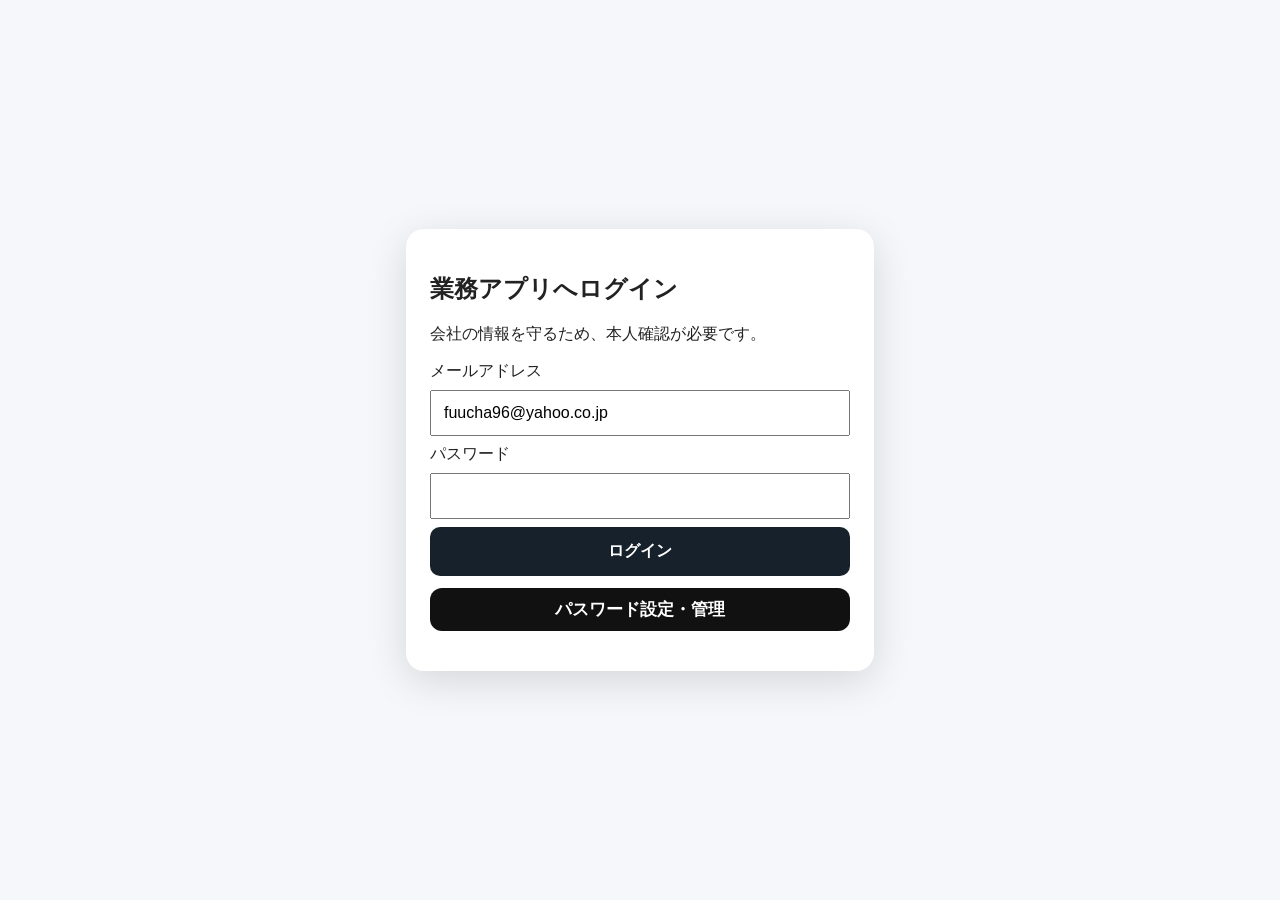
<file: research-runner.html>
<!doctype html><html lang="ja"><head><script src="security-auth.js?v=20261009-account2" data-project="emauqxftmauvsffdjvyh"></script><meta charset="utf-8"><meta name="viewport" content="width=device-width,initial-scale=1"><title>AI再調査</title><style>body{font-family:-apple-system,BlinkMacSystemFont,"Segoe UI",sans-serif;background:#f5f5f5;margin:0;padding:18px;color:#222}.card{max-width:720px;margin:auto;background:white;border-radius:16px;padding:20px}.bar{height:14px;background:#eee;border-radius:10px;overflow:hidden}.fill{height:100%;background:#111;width:0}.row{padding:10px 0;border-bottom:1px solid #eee}.ok{color:#087a2f}.ng{color:#b00020}.stats{margin:14px 0;padding:14px;background:#fafafa;border-radius:12px;line-height:1.7}.stats b{font-size:18px}button{width:100%;padding:14px;border:0;border-radius:12px;background:#111;color:#fff;font-size:17px;font-weight:700}</style></head><body><div class="card"><h1>AI再調査</h1><p>再調査待ちの会社を順番に処理します。この画面を開いたままにしてください。</p><div class="bar"><div id="fill" class="fill"></div></div><div class="stats"><div>進捗：<b id="progress">0/0</b></div><div>残り：<b id="remaining">-</b> 社</div><div>推定残り時間：<b id="eta">計算中…</b></div><div>平均：<span id="avg">-</span></div><div>経過時間：<span id="elapsed">0分</span></div></div><p id="status">準備中…</p><div id="log"></div><button id="retry" style="display:none">失敗分をもう一度実行</button></div><script>
const U='https://emauqxftmauvsffdjvyh.supabase.co',K='sb_publishable_9rgwKLiJU9dGVkqttq0-fQ_hrhNqnfa',H={apikey:K,Authorization:`Bearer ${K}`},$=id=>document.getElementById(id);let failures=[],runStarted=0,durations=[];
const fmtSec=s=>{s=Math.max(0,Math.round(s));if(s<60)return `${s}秒`;let m=Math.floor(s/60),sec=s%60;if(m<60)return sec?`${m}分${sec}秒`:`${m}分`;let h=Math.floor(m/60),mm=m%60;return mm?`${h}時間${mm}分`:`${h}時間`};
async function load(){let r=await fetch(`${U}/rest/v1/companies?ai_review_status=eq.${encodeURIComponent('再調査待ち')}&select=id,company_name,address,relationship_type&order=id.asc`,{headers:H});if(!r.ok)throw Error('会社一覧の取得に失敗');return r.json()}
async function one(c){let r=await fetch(`${U}/functions/v1/research-company`,{method:'POST',headers:{...H,'Content-Type':'application/json'},body:JSON.stringify({company_id:c.id,company_name:c.company_name,address:c.address||'',relationship_type:c.relationship_type||'その他'})});let t=await r.text();if(!r.ok)throw Error(t.slice(0,160));return t}
function add(c,msg,ok){let d=document.createElement('div');d.className='row '+(ok?'ok':'ng');d.textContent=`${ok?'✓':'×'} ${c.company_name}：${msg}`;$('log').prepend(d)}
function updateStats(done,total){$('progress').textContent=`${done}/${total}`;$('remaining').textContent=Math.max(0,total-done);$('fill').style.width=total?`${Math.round(done/total*100)}%`:'100%';let elapsed=(Date.now()-runStarted)/1000;$('elapsed').textContent=fmtSec(elapsed);if(durations.length){let avg=durations.reduce((a,b)=>a+b,0)/durations.length;$('avg').textContent=`1社あたり約${fmtSec(avg)}`;$('eta').textContent=done>=total?'0分':`約${fmtSec(avg*(total-done))}`;}else{$('avg').textContent='計算中…';$('eta').textContent='計算中…'}}
async function run(list=null){failures=[];$('retry').style.display='none';let a=list||await load(),total=a.length;runStarted=Date.now();durations=[];updateStats(0,total);if(!total){$('status').textContent='再調査待ちはありません。すべて完了しています。';$('fill').style.width='100%';$('eta').textContent='0分';return}let done=0,ok=0;for(const c of a){$('status').textContent=`${done+1}/${total}　${c.company_name} を調査中…`;let started=Date.now();try{await one(c);ok++;add(c,'完了',true)}catch(e){failures.push(c);add(c,'失敗 '+e.message,false)}durations.push((Date.now()-started)/1000);done++;updateStats(done,total);await new Promise(r=>setTimeout(r,700))}$('status').textContent=`完了：${ok}/${total}社${failures.length?`　失敗：${failures.length}社`:''}`;if(failures.length)$('retry').style.display='block'}
setInterval(()=>{if(runStarted)updateStats(Number(($('progress').textContent||'0/0').split('/')[0])||0,Number(($('progress').textContent||'0/0').split('/')[1])||0)},1000);
$('retry').onclick=()=>run([...failures]);run().catch(e=>$('status').textContent='エラー：'+e.message);
</script></body></html>
</file>
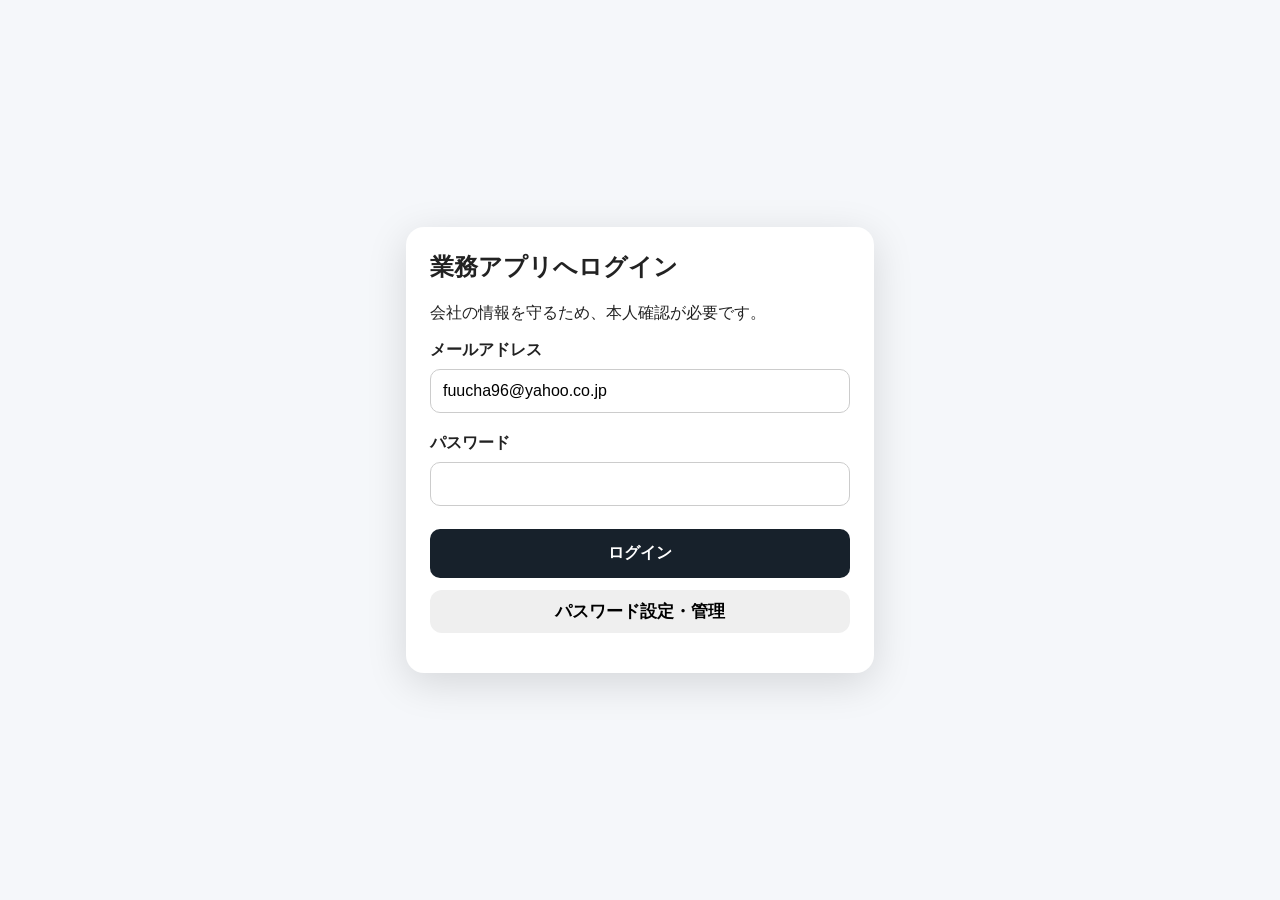
<file: scanner-import.html>
<!DOCTYPE html>
<html lang="ja"><head><script src="security-auth.js?v=20261009-account2" data-project="emauqxftmauvsffdjvyh"></script><meta charset="UTF-8"><meta name="viewport" content="width=device-width,initial-scale=1"><title>名刺スキャナー一括読込</title><style>
body{font-family:-apple-system,BlinkMacSystemFont,"Segoe UI",sans-serif;margin:0;background:#f5f5f5;color:#222}header{background:#fff;padding:18px 20px;font-size:22px;font-weight:700;border-bottom:1px solid #ddd;position:sticky;top:0;z-index:5}main{padding:16px;max-width:850px;margin:auto}.card{background:#fff;border-radius:16px;padding:18px;margin-bottom:16px;box-shadow:0 2px 8px #0001}h2,h3{margin-top:0}label{display:block;margin-top:12px;margin-bottom:5px;font-weight:700}input,select{width:100%;box-sizing:border-box;padding:12px;border:1px solid #ccc;border-radius:10px;font-size:16px;background:#fff}button{width:100%;padding:15px;margin-top:10px;border:0;border-radius:12px;font-size:17px;font-weight:700;cursor:pointer}.primary{background:#111;color:#fff}.secondary{background:#e9e9e9;color:#111}.muted{color:#666;font-size:14px;line-height:1.55}.hidden{display:none}.batch-card{border:1px solid #ddd;border-radius:14px;padding:14px;margin-top:14px;background:#fafafa}.progress{margin-top:12px;padding:12px;border-radius:10px;background:#f6f6f6}.ok{background:#edf9ef}.err{background:#fff0f0}.toplink{display:inline-block;margin-bottom:12px;color:#111;font-weight:700}.section-gap{margin-top:18px;padding-top:16px;border-top:1px solid #ddd}
</style></head><body><header>名刺スキャナー一括読込</header><main><a class="toplink" href="./index.html">← 営業管理へ戻る</a>
<div class="card"><h2>スキャンした名刺を一括読込</h2><p class="muted">スキャナーで作ったPDF、またはJPG・PNG画像を選択してください。PDFなら100ページ程度を1つのPDFにまとめても読み取れます。画像が大量の場合は20ファイルずつ自動で分けてAI処理します。</p><input type="file" id="scannerFiles" accept="application/pdf,image/jpeg,image/png" multiple><button class="primary" id="scannerImportButton">AIで名刺を一括読込</button><div id="scannerProgress" class="progress muted">ファイルを選択してください。</div></div>
<div class="card hidden" id="resultCard"><h2 id="resultTitle">読み取り結果</h2><button class="primary" id="saveTop">まとめて登録する</button><div id="cardList"></div><button class="primary" id="saveBottom">まとめて登録する</button></div>
</main><script>
const $=id=>document.getElementById(id),U='https://emauqxftmauvsffdjvyh.supabase.co',K='sb_publishable_9rgwKLiJU9dGVkqttq0-fQ_hrhNqnfa',A='eyJhbGciOiJIUzI1NiIsInR5cCI6IkpXVCJ9.eyJpc3MiOiJzdXBhYmFzZSIsInJlZiI6ImVtYXVxeGZ0bWF1dnNmZmRqdnloIiwicm9sZSI6ImFub24iLCJpYXQiOjE3ODY4Njg0NzksImV4cCI6MjEwMjQ0NDQ3OX0.iN2xz71VCeP7o6nz89v0wJMrUYkGyPKATtWaCl-MIO4',H={apikey:K,Authorization:`Bearer ${A}`},T=['顧客','材料メーカー','外注先','設備会社','その他'];
const esc=s=>String(s??'').replaceAll('&','&amp;').replaceAll('<','&lt;').replaceAll('>','&gt;').replaceAll('"','&quot;').replaceAll("'",'&#039;');
const norm=s=>(s||'').normalize('NFKC').replace(/\s+/g,'').toLowerCase();
const companyNorm=s=>norm(s).replace(/株式会社|有限会社|合同会社|合資会社|合名会社|\(株\)|（株）|\(有\)|（有）/g,'');
const opts=s=>T.map(x=>`<option ${x===s?'selected':''}>${x}</option>`).join('');
function editDistance(a,b){a=companyNorm(a);b=companyNorm(b);const m=a.length,n=b.length,d=Array.from({length:m+1},(_,i)=>Array(n+1).fill(0));for(let i=0;i<=m;i++)d[i][0]=i;for(let j=0;j<=n;j++)d[0][j]=j;for(let i=1;i<=m;i++)for(let j=1;j<=n;j++)d[i][j]=Math.min(d[i-1][j]+1,d[i][j-1]+1,d[i-1][j-1]+(a[i-1]===b[j-1]?0:1));return d[m][n]}
function similarity(a,b){const x=companyNorm(a),y=companyNorm(b),max=Math.max(x.length,y.length);return max?1-editDistance(x,y)/max:1}
function bestSimilarCompany(name,companies){let best=null,score=0;for(const c of companies){const s=similarity(name,c.company_name);if(s>score){score=s;best=c}}return score>=0.72?{company:best,score}:null}
async function get(path){const r=await fetch(U+path,{headers:H}),t=await r.text();let d;try{d=JSON.parse(t)}catch{throw Error(`データ取得エラー (${r.status})`)}if(!r.ok)throw Error(d?.message||`データ取得エラー (${r.status})`);return d}
function toDataUrl(file){return new Promise((resolve,reject)=>{const rd=new FileReader();rd.onload=()=>resolve(rd.result);rd.onerror=()=>reject(new Error(`${file.name}を読み込めませんでした`));rd.readAsDataURL(file)})}
let cards=[];
function render(){
 $('cardList').innerHTML=cards.map((c,i)=>`<div class="batch-card"><h3>名刺 ${i+1}</h3><label>取引先区分</label><select data-i="${i}" data-f="relationship_type">${opts(c.relationship_type||'顧客')}</select><label>会社名</label><input data-i="${i}" data-f="company_name" value="${esc(c.company_name)}"><label>氏名</label><input data-i="${i}" data-f="person_name" value="${esc(c.person_name)}"><label>部署</label><input data-i="${i}" data-f="department" value="${esc(c.department)}"><label>役職</label><input data-i="${i}" data-f="position" value="${esc(c.position)}"><label>電話</label><input data-i="${i}" data-f="phone" value="${esc(c.phone)}"><label>メール</label><input data-i="${i}" data-f="email" value="${esc(c.email)}"><label>住所</label><input data-i="${i}" data-f="address" value="${esc(c.address)}"></div>`).join('');
 document.querySelectorAll('[data-i]').forEach(e=>e.oninput=()=>cards[+e.dataset.i][e.dataset.f]=e.value);
 $('resultTitle').textContent=`${cards.length}枚の名刺を読み取りました`;$('resultCard').classList.remove('hidden');
}
$('scannerImportButton').onclick=async function(){
 const files=[...($('scannerFiles').files||[])];if(!files.length)return alert('PDF・JPG・PNGを選択してください');
 this.disabled=true;this.textContent='AIで一括読込中…';cards=[];let failed=0;
 try{
   const prepared=[];for(let i=0;i<files.length;i++){ $('scannerProgress').textContent=`ファイル準備中 ${i+1}/${files.length}`;prepared.push({data:await toDataUrl(files[i]),type:files[i].type||'',name:files[i].name}) }
   for(let start=0;start<prepared.length;start+=20){const chunk=prepared.slice(start,start+20);$('scannerProgress').textContent=`AI読み取り中 ${Math.min(start+chunk.length,prepared.length)}/${prepared.length}ファイル`;
     try{const r=await fetch(`${U}/functions/v1/read-business-card`,{method:'POST',headers:{...H,'Content-Type':'application/json'},body:JSON.stringify({files:chunk})});const d=await r.json();if(!r.ok)throw Error(d.error||'読み取り失敗');cards.push(...(d.cards||[]).map(x=>({...x,relationship_type:'顧客'})))}catch(e){failed+=chunk.length}
   }
   if(!cards.length)throw Error('名刺を読み取れませんでした。スキャン解像度やPDFを確認してください。');render();$('scannerProgress').className='progress muted ok';$('scannerProgress').textContent=`完了：${cards.length}枚読み取り${failed?`／読み取り失敗 ${failed}ファイル`:''}`;
 }catch(e){$('scannerProgress').className='progress muted err';$('scannerProgress').textContent=e.message;alert(e.message)}finally{this.disabled=false;this.textContent='AIで名刺を一括読込'}
};
async function saveAll(){if(!cards.length)return;const btn1=$('saveTop'),btn2=$('saveBottom');btn1.disabled=btn2.disabled=true;btn1.textContent=btn2.textContent='登録中…';let ok=0,merged=0,skipped=0;try{let companies=await get('/rest/v1/companies?select=id,company_name,address,phone');for(const c of cards){if(!c.company_name||!c.person_name){skipped++;continue}let co=companies.find(x=>companyNorm(x.company_name)===companyNorm(c.company_name)),id;if(co){id=co.id;merged++}else{const near=bestSimilarCompany(c.company_name,companies);if(near&&confirm(`会社名の読み取りミスの可能性があります。\n\n読み取り：${c.company_name}\n既存候補：${near.company.company_name}\n\nOK：既存会社にまとめる\nキャンセル：別会社として登録する`)){id=near.company.id;merged++}if(!id){const r=await fetch(`${U}/rest/v1/companies`,{method:'POST',headers:{...H,'Content-Type':'application/json',Prefer:'return=representation'},body:JSON.stringify({company_name:c.company_name,address:c.address||'',phone:c.phone||'',relationship_type:c.relationship_type||'顧客',ai_review_status:'未調査'})});const d=await r.json();if(!r.ok){if(r.status===409){const fresh=await get('/rest/v1/companies?select=id,company_name');const same=fresh.find(x=>companyNorm(x.company_name)===companyNorm(c.company_name));if(same){id=same.id;merged++}else throw Error('会社登録の重複エラー')}else throw Error(d?.message||'会社登録に失敗しました')}else{id=d[0]?.id;companies.push({id,company_name:c.company_name,address:c.address||'',phone:c.phone||''})}}}
 const people=await get(`/rest/v1/contacts?company_id=eq.${id}&select=name`);if(!people.some(p=>norm(p.name)===norm(c.person_name))){const pr=await fetch(`${U}/rest/v1/contacts`,{method:'POST',headers:{...H,'Content-Type':'application/json'},body:JSON.stringify({company_id:id,name:c.person_name,department:c.department||'',position:c.position||'',phone:c.phone||'',email:c.email||''})});if(pr.ok)ok++}}
 alert(`登録完了\n人物 ${ok}件\n既存会社へ統合 ${merged}件${skipped?`\n未登録 ${skipped}件`:''}`);$('scannerProgress').className='progress muted ok';$('scannerProgress').textContent='営業管理への登録が完了しました。';
 }catch(e){alert(e.message)}finally{btn1.disabled=btn2.disabled=false;btn1.textContent=btn2.textContent='まとめて登録する'}}
$('saveTop').onclick=saveAll;$('saveBottom').onclick=saveAll;
</script></body></html>
</file>
